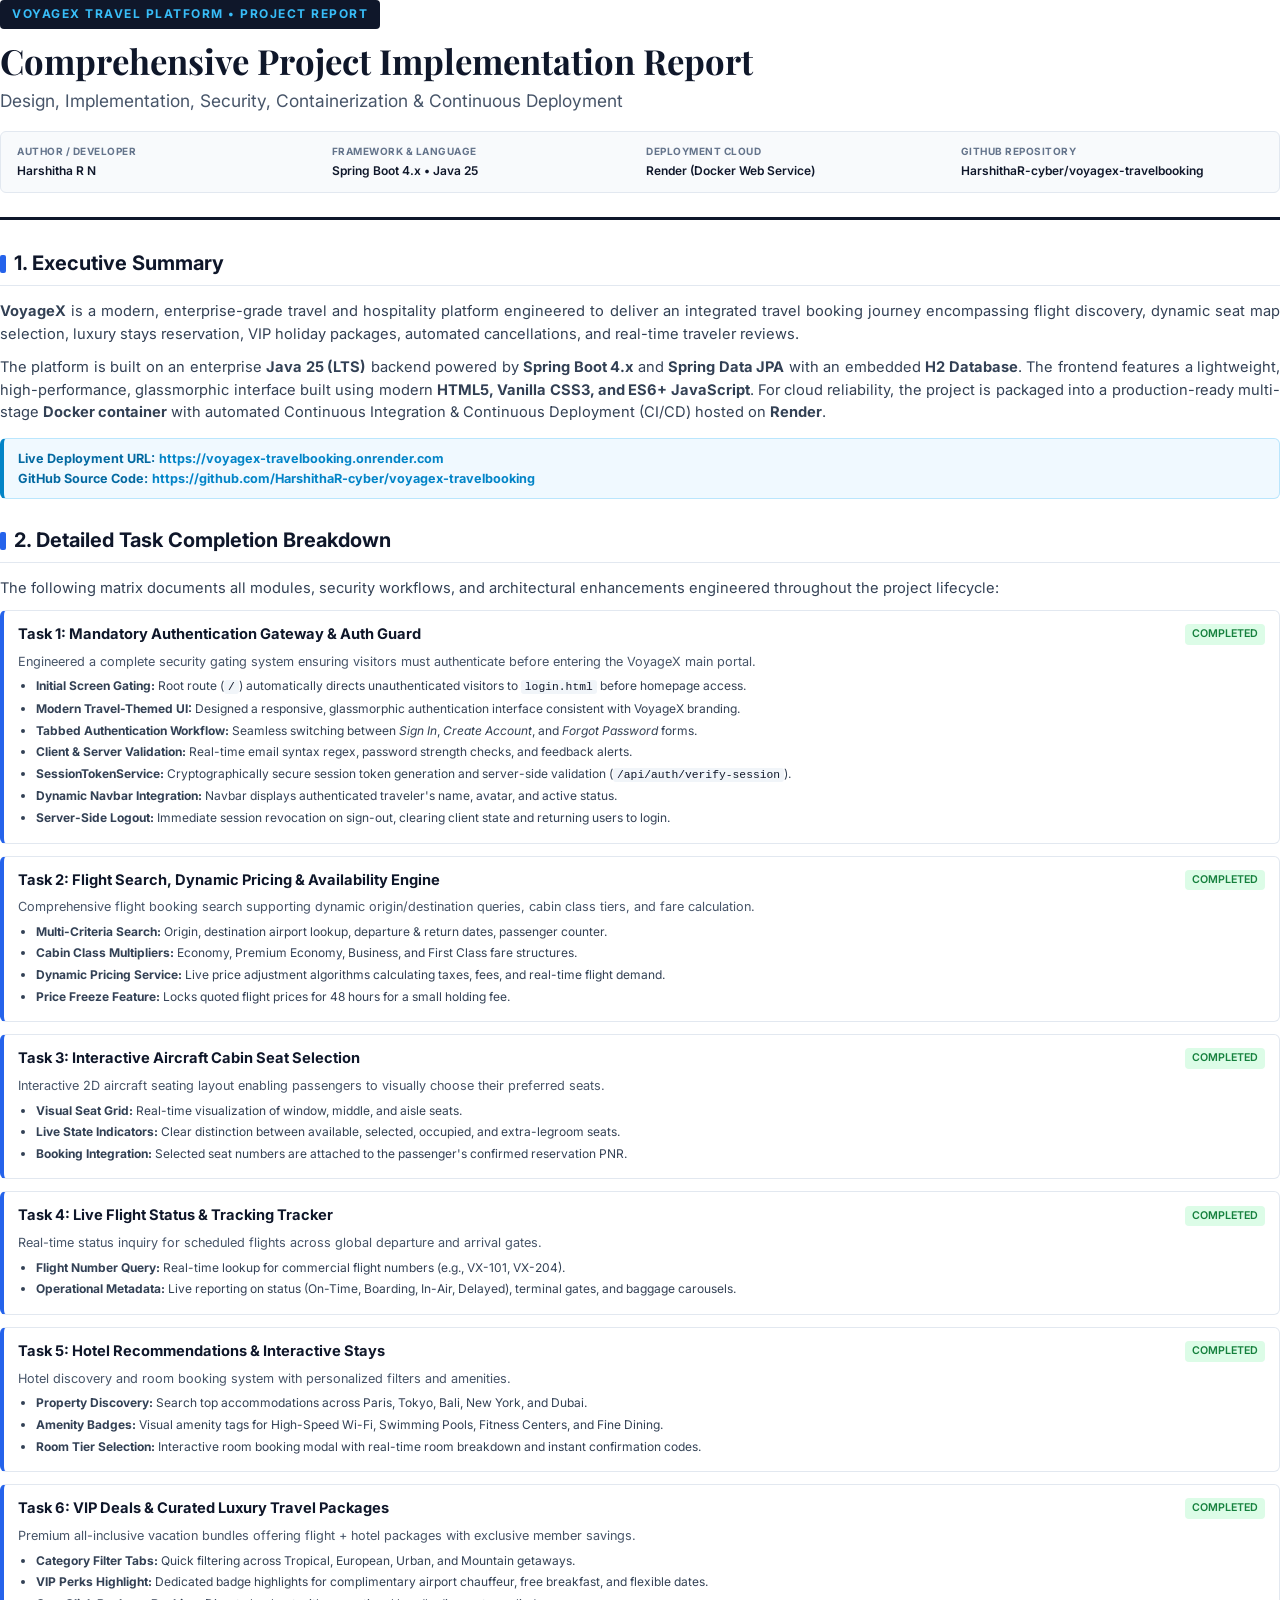
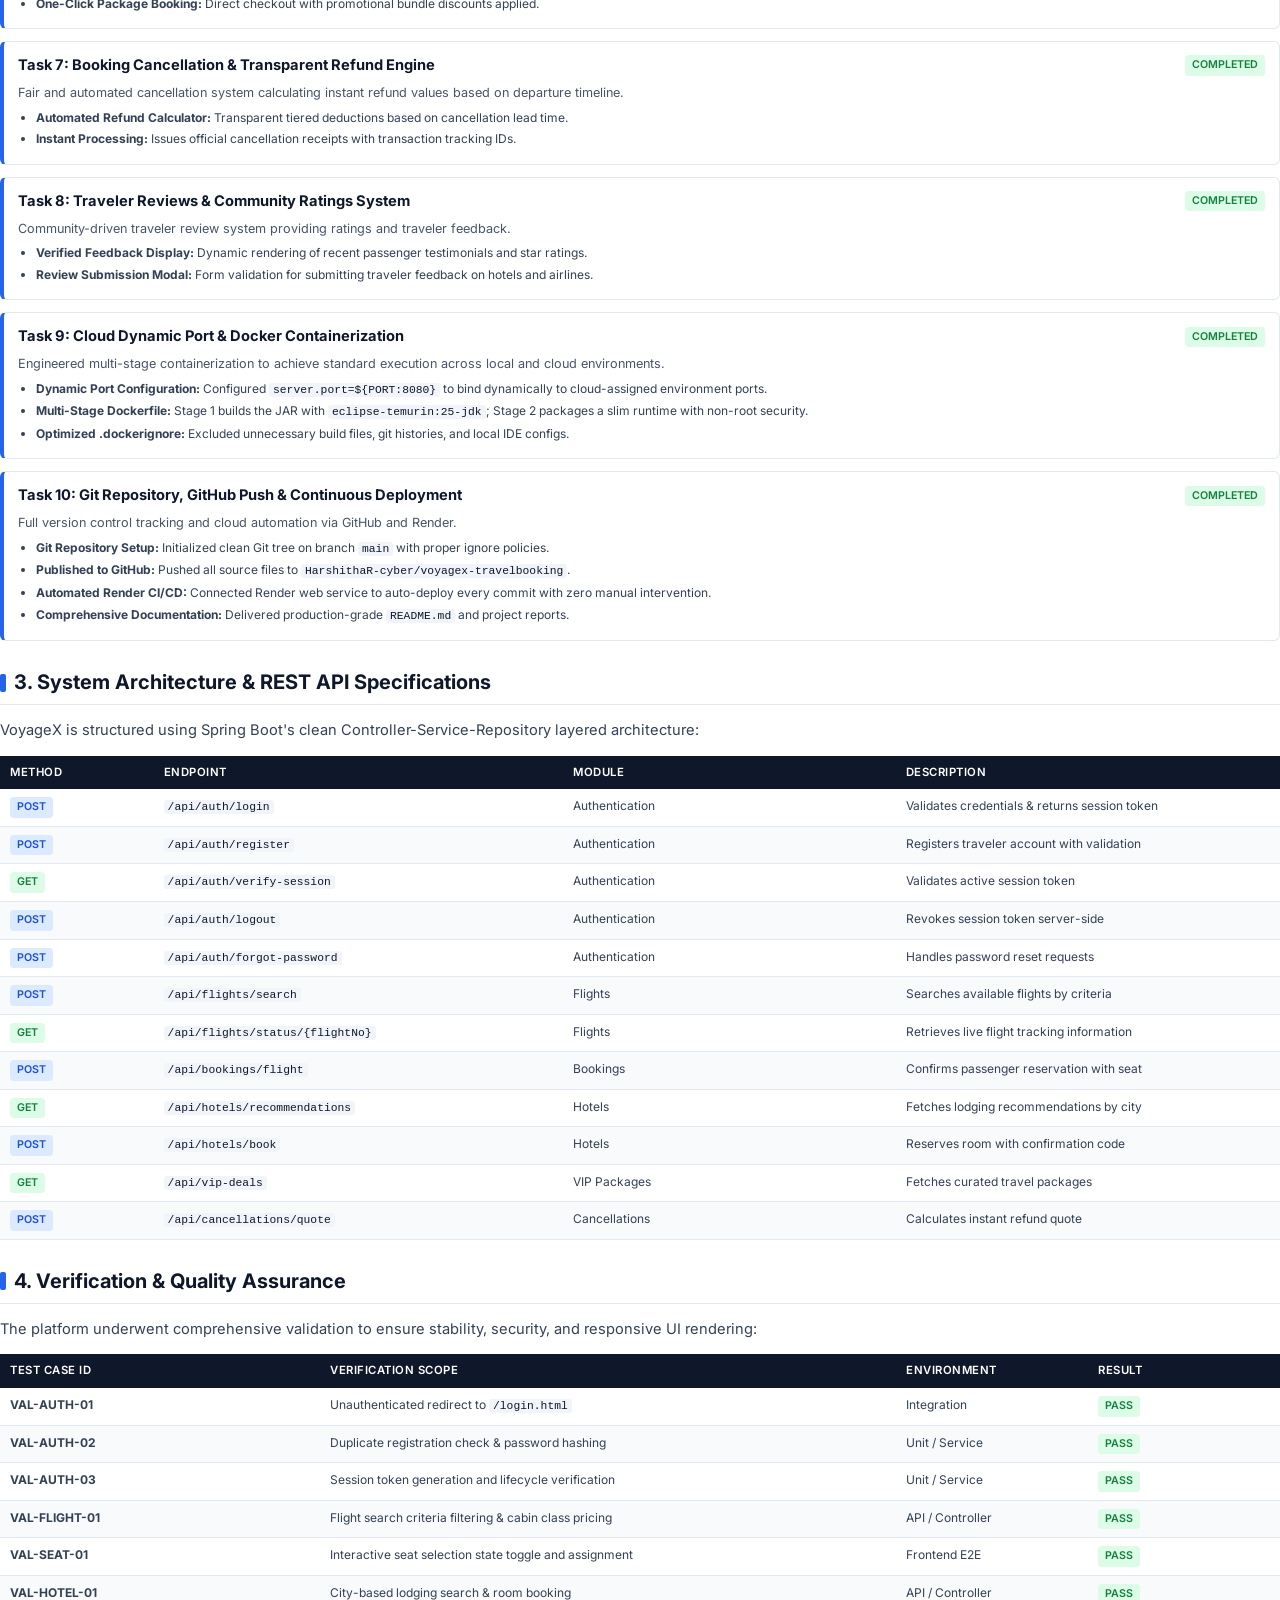
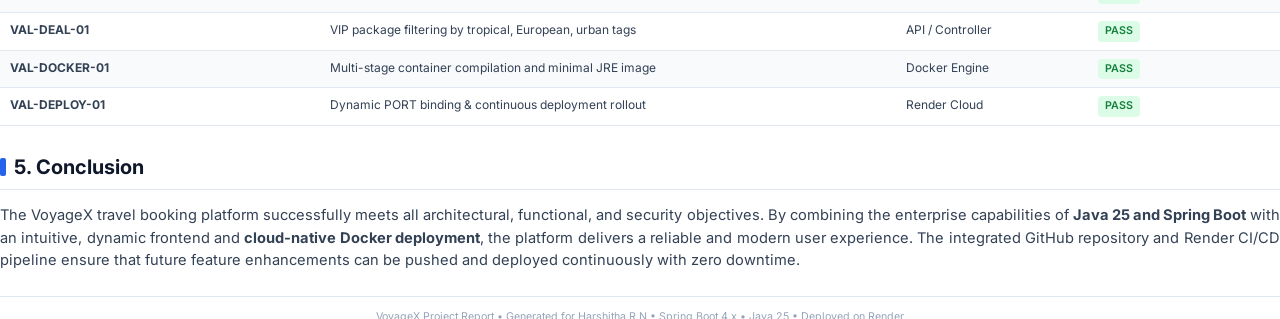
<file: VoyageX_Project_Report.html>
<!DOCTYPE html>
<html lang="en">
<head>
<meta charset="UTF-8">
<title>VoyageX - Comprehensive Project Report</title>
<style>
  @import url('https://fonts.googleapis.com/css2?family=Inter:wght@300;400;500;600;700;800&family=Playfair+Display:wght@700&display=swap');

  @page {
    size: A4;
    margin: 18mm 16mm 18mm 16mm;
  }

  * {
    box-sizing: border-box;
    margin: 0;
    padding: 0;
  }

  body {
    font-family: 'Inter', -apple-system, BlinkMacSystemFont, 'Segoe UI', Roboto, sans-serif;
    color: #1e293b;
    background: #ffffff;
    line-height: 1.55;
    font-size: 11pt;
  }

  /* Cover / Header section */
  .cover {
    border-bottom: 3px solid #0f172a;
    padding-bottom: 24px;
    margin-bottom: 28px;
  }

  .badge-header {
    display: inline-block;
    background: #0f172a;
    color: #38bdf8;
    font-size: 9pt;
    font-weight: 700;
    letter-spacing: 1.5px;
    text-transform: uppercase;
    padding: 5px 12px;
    border-radius: 4px;
    margin-bottom: 12px;
  }

  h1 {
    font-family: 'Playfair Display', Georgia, serif;
    font-size: 26pt;
    color: #0f172a;
    line-height: 1.15;
    margin-bottom: 8px;
  }

  .subtitle {
    font-size: 13pt;
    color: #475569;
    font-weight: 400;
    margin-bottom: 16px;
  }

  .meta-grid {
    display: grid;
    grid-template-columns: repeat(4, 1fr);
    gap: 12px;
    background: #f8fafc;
    border: 1px solid #e2e8f0;
    border-radius: 6px;
    padding: 12px 16px;
    font-size: 9pt;
  }

  .meta-item strong {
    display: block;
    color: #64748b;
    text-transform: uppercase;
    font-size: 7.5pt;
    letter-spacing: 0.5px;
    margin-bottom: 2px;
  }

  .meta-item span {
    color: #0f172a;
    font-weight: 600;
  }

  /* Headings */
  h2 {
    font-size: 15pt;
    color: #0f172a;
    border-bottom: 1.5px solid #e2e8f0;
    padding-bottom: 6px;
    margin-top: 26px;
    margin-bottom: 14px;
    page-break-after: avoid;
    display: flex;
    align-items: center;
  }

  h2::before {
    content: "";
    display: inline-block;
    width: 6px;
    height: 18px;
    background: #2563eb;
    border-radius: 2px;
    margin-right: 8px;
  }

  h3 {
    font-size: 12pt;
    color: #1e293b;
    margin-top: 14px;
    margin-bottom: 6px;
    page-break-after: avoid;
  }

  p {
    margin-bottom: 10px;
    color: #334155;
    text-align: justify;
  }

  /* Tables */
  table {
    width: 100%;
    border-collapse: collapse;
    margin: 14px 0;
    font-size: 9pt;
    page-break-inside: auto;
  }

  tr {
    page-break-inside: avoid;
    page-break-after: auto;
  }

  th {
    background: #0f172a;
    color: #ffffff;
    font-weight: 600;
    text-align: left;
    padding: 8px 10px;
    font-size: 8.5pt;
    text-transform: uppercase;
    letter-spacing: 0.5px;
  }

  td {
    padding: 8px 10px;
    border-bottom: 1px solid #e2e8f0;
    color: #334155;
    vertical-align: top;
  }

  tbody tr:nth-child(even) {
    background: #f8fafc;
  }

  /* Status Badges */
  .badge {
    display: inline-block;
    padding: 2px 7px;
    border-radius: 4px;
    font-size: 8pt;
    font-weight: 600;
  }
  .badge-success { background: #dcfce7; color: #15803d; }
  .badge-primary { background: #dbeafe; color: #1d4ed8; }
  .badge-purple  { background: #f3e8ff; color: #7e22ce; }

  /* Task Cards */
  .task-card {
    border: 1px solid #e2e8f0;
    border-left: 4px solid #2563eb;
    border-radius: 6px;
    padding: 12px 14px;
    margin-bottom: 12px;
    background: #ffffff;
    page-break-inside: avoid;
  }

  .task-header {
    display: flex;
    justify-content: space-between;
    align-items: center;
    margin-bottom: 6px;
  }

  .task-title {
    font-size: 11pt;
    font-weight: 700;
    color: #0f172a;
  }

  .task-desc {
    font-size: 9.5pt;
    color: #475569;
    margin-bottom: 6px;
  }

  .task-list {
    margin-left: 18px;
    font-size: 9pt;
    color: #334155;
  }

  .task-list li {
    margin-bottom: 3px;
  }

  /* Architecture & Box Callouts */
  .callout {
    background: #f0fdf4;
    border: 1px solid #bbf7d0;
    border-left: 4px solid #16a34a;
    padding: 10px 14px;
    border-radius: 6px;
    margin: 14px 0;
    font-size: 9.5pt;
    color: #166534;
  }

  .callout-blue {
    background: #f0f9ff;
    border: 1px solid #bae6fd;
    border-left: 4px solid #0284c7;
    color: #0369a1;
  }

  .code-pill {
    font-family: Consolas, monospace;
    font-size: 8.5pt;
    background: #f1f5f9;
    padding: 1px 4px;
    border-radius: 3px;
    color: #0f172a;
  }

  .page-break {
    page-break-before: always;
  }

  .footer-note {
    margin-top: 24px;
    padding-top: 12px;
    border-top: 1px solid #e2e8f0;
    font-size: 8pt;
    color: #94a3b8;
    text-align: center;
  }
</style>
</head>
<body>

  <!-- COVER / HEADER -->
  <div class="cover">
    <div class="badge-header">VOYAGEX TRAVEL PLATFORM &bull; PROJECT REPORT</div>
    <h1>Comprehensive Project Implementation Report</h1>
    <div class="subtitle">Design, Implementation, Security, Containerization & Continuous Deployment</div>
    
    <div class="meta-grid">
      <div class="meta-item">
        <strong>Author / Developer</strong>
        <span>Harshitha R N</span>
      </div>
      <div class="meta-item">
        <strong>Framework & Language</strong>
        <span>Spring Boot 4.x &bull; Java 25</span>
      </div>
      <div class="meta-item">
        <strong>Deployment Cloud</strong>
        <span>Render (Docker Web Service)</span>
      </div>
      <div class="meta-item">
        <strong>GitHub Repository</strong>
        <span>HarshithaR-cyber/voyagex-travelbooking</span>
      </div>
    </div>
  </div>

  <!-- SECTION 1: EXECUTIVE SUMMARY -->
  <h2>1. Executive Summary</h2>
  <p>
    <strong>VoyageX</strong> is a modern, enterprise-grade travel and hospitality platform engineered to deliver an integrated travel booking journey encompassing flight discovery, dynamic seat map selection, luxury stays reservation, VIP holiday packages, automated cancellations, and real-time traveler reviews.
  </p>
  <p>
    The platform is built on an enterprise <strong>Java 25 (LTS)</strong> backend powered by <strong>Spring Boot 4.x</strong> and <strong>Spring Data JPA</strong> with an embedded <strong>H2 Database</strong>. The frontend features a lightweight, high-performance, glassmorphic interface built using modern <strong>HTML5, Vanilla CSS3, and ES6+ JavaScript</strong>. For cloud reliability, the project is packaged into a production-ready multi-stage <strong>Docker container</strong> with automated Continuous Integration & Continuous Deployment (CI/CD) hosted on <strong>Render</strong>.
  </p>

  <div class="callout callout-blue">
    <strong>Live Deployment URL:</strong> <a href="https://voyagex-travelbooking.onrender.com" style="color:#0284c7; text-decoration:none; font-weight:bold;">https://voyagex-travelbooking.onrender.com</a><br>
    <strong>GitHub Source Code:</strong> <a href="https://github.com/HarshithaR-cyber/voyagex-travelbooking" style="color:#0284c7; text-decoration:none; font-weight:bold;">https://github.com/HarshithaR-cyber/voyagex-travelbooking</a>
  </div>

  <!-- SECTION 2: COMPLETE IMPLEMENTATION TASKS -->
  <h2>2. Detailed Task Completion Breakdown</h2>
  <p>
    The following matrix documents all modules, security workflows, and architectural enhancements engineered throughout the project lifecycle:
  </p>

  <!-- TASK 1 -->
  <div class="task-card">
    <div class="task-header">
      <span class="task-title">Task 1: Mandatory Authentication Gateway & Auth Guard</span>
      <span class="badge badge-success">COMPLETED</span>
    </div>
    <div class="task-desc">Engineered a complete security gating system ensuring visitors must authenticate before entering the VoyageX main portal.</div>
    <ul class="task-list">
      <li><strong>Initial Screen Gating:</strong> Root route (<span class="code-pill">/</span>) automatically directs unauthenticated visitors to <span class="code-pill">login.html</span> before homepage access.</li>
      <li><strong>Modern Travel-Themed UI:</strong> Designed a responsive, glassmorphic authentication interface consistent with VoyageX branding.</li>
      <li><strong>Tabbed Authentication Workflow:</strong> Seamless switching between <em>Sign In</em>, <em>Create Account</em>, and <em>Forgot Password</em> forms.</li>
      <li><strong>Client & Server Validation:</strong> Real-time email syntax regex, password strength checks, and feedback alerts.</li>
      <li><strong>SessionTokenService:</strong> Cryptographically secure session token generation and server-side validation (<span class="code-pill">/api/auth/verify-session</span>).</li>
      <li><strong>Dynamic Navbar Integration:</strong> Navbar displays authenticated traveler's name, avatar, and active status.</li>
      <li><strong>Server-Side Logout:</strong> Immediate session revocation on sign-out, clearing client state and returning users to login.</li>
    </ul>
  </div>

  <!-- TASK 2 -->
  <div class="task-card">
    <div class="task-header">
      <span class="task-title">Task 2: Flight Search, Dynamic Pricing & Availability Engine</span>
      <span class="badge badge-success">COMPLETED</span>
    </div>
    <div class="task-desc">Comprehensive flight booking search supporting dynamic origin/destination queries, cabin class tiers, and fare calculation.</div>
    <ul class="task-list">
      <li><strong>Multi-Criteria Search:</strong> Origin, destination airport lookup, departure & return dates, passenger counter.</li>
      <li><strong>Cabin Class Multipliers:</strong> Economy, Premium Economy, Business, and First Class fare structures.</li>
      <li><strong>Dynamic Pricing Service:</strong> Live price adjustment algorithms calculating taxes, fees, and real-time flight demand.</li>
      <li><strong>Price Freeze Feature:</strong> Locks quoted flight prices for 48 hours for a small holding fee.</li>
    </ul>
  </div>

  <!-- TASK 3 -->
  <div class="task-card">
    <div class="task-header">
      <span class="task-title">Task 3: Interactive Aircraft Cabin Seat Selection</span>
      <span class="badge badge-success">COMPLETED</span>
    </div>
    <div class="task-desc">Interactive 2D aircraft seating layout enabling passengers to visually choose their preferred seats.</div>
    <ul class="task-list">
      <li><strong>Visual Seat Grid:</strong> Real-time visualization of window, middle, and aisle seats.</li>
      <li><strong>Live State Indicators:</strong> Clear distinction between available, selected, occupied, and extra-legroom seats.</li>
      <li><strong>Booking Integration:</strong> Selected seat numbers are attached to the passenger's confirmed reservation PNR.</li>
    </ul>
  </div>

  <!-- TASK 4 -->
  <div class="task-card">
    <div class="task-header">
      <span class="task-title">Task 4: Live Flight Status & Tracking Tracker</span>
      <span class="badge badge-success">COMPLETED</span>
    </div>
    <div class="task-desc">Real-time status inquiry for scheduled flights across global departure and arrival gates.</div>
    <ul class="task-list">
      <li><strong>Flight Number Query:</strong> Real-time lookup for commercial flight numbers (e.g., VX-101, VX-204).</li>
      <li><strong>Operational Metadata:</strong> Live reporting on status (On-Time, Boarding, In-Air, Delayed), terminal gates, and baggage carousels.</li>
    </ul>
  </div>

  <!-- TASK 5 -->
  <div class="task-card">
    <div class="task-header">
      <span class="task-title">Task 5: Hotel Recommendations & Interactive Stays</span>
      <span class="badge badge-success">COMPLETED</span>
    </div>
    <div class="task-desc">Hotel discovery and room booking system with personalized filters and amenities.</div>
    <ul class="task-list">
      <li><strong>Property Discovery:</strong> Search top accommodations across Paris, Tokyo, Bali, New York, and Dubai.</li>
      <li><strong>Amenity Badges:</strong> Visual amenity tags for High-Speed Wi-Fi, Swimming Pools, Fitness Centers, and Fine Dining.</li>
      <li><strong>Room Tier Selection:</strong> Interactive room booking modal with real-time room breakdown and instant confirmation codes.</li>
    </ul>
  </div>

  <!-- TASK 6 -->
  <div class="task-card">
    <div class="task-header">
      <span class="task-title">Task 6: VIP Deals & Curated Luxury Travel Packages</span>
      <span class="badge badge-success">COMPLETED</span>
    </div>
    <div class="task-desc">Premium all-inclusive vacation bundles offering flight + hotel packages with exclusive member savings.</div>
    <ul class="task-list">
      <li><strong>Category Filter Tabs:</strong> Quick filtering across Tropical, European, Urban, and Mountain getaways.</li>
      <li><strong>VIP Perks Highlight:</strong> Dedicated badge highlights for complimentary airport chauffeur, free breakfast, and flexible dates.</li>
      <li><strong>One-Click Package Booking:</strong> Direct checkout with promotional bundle discounts applied.</li>
    </ul>
  </div>

  <!-- TASK 7 -->
  <div class="task-card">
    <div class="task-header">
      <span class="task-title">Task 7: Booking Cancellation & Transparent Refund Engine</span>
      <span class="badge badge-success">COMPLETED</span>
    </div>
    <div class="task-desc">Fair and automated cancellation system calculating instant refund values based on departure timeline.</div>
    <ul class="task-list">
      <li><strong>Automated Refund Calculator:</strong> Transparent tiered deductions based on cancellation lead time.</li>
      <li><strong>Instant Processing:</strong> Issues official cancellation receipts with transaction tracking IDs.</li>
    </ul>
  </div>

  <!-- TASK 8 -->
  <div class="task-card">
    <div class="task-header">
      <span class="task-title">Task 8: Traveler Reviews & Community Ratings System</span>
      <span class="badge badge-success">COMPLETED</span>
    </div>
    <div class="task-desc">Community-driven traveler review system providing ratings and traveler feedback.</div>
    <ul class="task-list">
      <li><strong>Verified Feedback Display:</strong> Dynamic rendering of recent passenger testimonials and star ratings.</li>
      <li><strong>Review Submission Modal:</strong> Form validation for submitting traveler feedback on hotels and airlines.</li>
    </ul>
  </div>

  <!-- TASK 9 -->
  <div class="task-card">
    <div class="task-header">
      <span class="task-title">Task 9: Cloud Dynamic Port & Docker Containerization</span>
      <span class="badge badge-success">COMPLETED</span>
    </div>
    <div class="task-desc">Engineered multi-stage containerization to achieve standard execution across local and cloud environments.</div>
    <ul class="task-list">
      <li><strong>Dynamic Port Configuration:</strong> Configured <span class="code-pill">server.port=${PORT:8080}</span> to bind dynamically to cloud-assigned environment ports.</li>
      <li><strong>Multi-Stage Dockerfile:</strong> Stage 1 builds the JAR with <span class="code-pill">eclipse-temurin:25-jdk</span>; Stage 2 packages a slim runtime with non-root security.</li>
      <li><strong>Optimized .dockerignore:</strong> Excluded unnecessary build files, git histories, and local IDE configs.</li>
    </ul>
  </div>

  <!-- TASK 10 -->
  <div class="task-card">
    <div class="task-header">
      <span class="task-title">Task 10: Git Repository, GitHub Push & Continuous Deployment</span>
      <span class="badge badge-success">COMPLETED</span>
    </div>
    <div class="task-desc">Full version control tracking and cloud automation via GitHub and Render.</div>
    <ul class="task-list">
      <li><strong>Git Repository Setup:</strong> Initialized clean Git tree on branch <span class="code-pill">main</span> with proper ignore policies.</li>
      <li><strong>Published to GitHub:</strong> Pushed all source files to <span class="code-pill">HarshithaR-cyber/voyagex-travelbooking</span>.</li>
      <li><strong>Automated Render CI/CD:</strong> Connected Render web service to auto-deploy every commit with zero manual intervention.</li>
      <li><strong>Comprehensive Documentation:</strong> Delivered production-grade <span class="code-pill">README.md</span> and project reports.</li>
    </ul>
  </div>

  <!-- SECTION 3: SYSTEM ARCHITECTURE & API -->
  <h2>3. System Architecture & REST API Specifications</h2>
  <p>
    VoyageX is structured using Spring Boot's clean Controller-Service-Repository layered architecture:
  </p>

  <table>
    <thead>
      <tr>
        <th style="width: 12%;">Method</th>
        <th style="width: 32%;">Endpoint</th>
        <th style="width: 26%;">Module</th>
        <th style="width: 30%;">Description</th>
      </tr>
    </thead>
    <tbody>
      <tr>
        <td><span class="badge badge-primary">POST</span></td>
        <td><span class="code-pill">/api/auth/login</span></td>
        <td>Authentication</td>
        <td>Validates credentials & returns session token</td>
      </tr>
      <tr>
        <td><span class="badge badge-primary">POST</span></td>
        <td><span class="code-pill">/api/auth/register</span></td>
        <td>Authentication</td>
        <td>Registers traveler account with validation</td>
      </tr>
      <tr>
        <td><span class="badge badge-success">GET</span></td>
        <td><span class="code-pill">/api/auth/verify-session</span></td>
        <td>Authentication</td>
        <td>Validates active session token</td>
      </tr>
      <tr>
        <td><span class="badge badge-primary">POST</span></td>
        <td><span class="code-pill">/api/auth/logout</span></td>
        <td>Authentication</td>
        <td>Revokes session token server-side</td>
      </tr>
      <tr>
        <td><span class="badge badge-primary">POST</span></td>
        <td><span class="code-pill">/api/auth/forgot-password</span></td>
        <td>Authentication</td>
        <td>Handles password reset requests</td>
      </tr>
      <tr>
        <td><span class="badge badge-primary">POST</span></td>
        <td><span class="code-pill">/api/flights/search</span></td>
        <td>Flights</td>
        <td>Searches available flights by criteria</td>
      </tr>
      <tr>
        <td><span class="badge badge-success">GET</span></td>
        <td><span class="code-pill">/api/flights/status/{flightNo}</span></td>
        <td>Flights</td>
        <td>Retrieves live flight tracking information</td>
      </tr>
      <tr>
        <td><span class="badge badge-primary">POST</span></td>
        <td><span class="code-pill">/api/bookings/flight</span></td>
        <td>Bookings</td>
        <td>Confirms passenger reservation with seat</td>
      </tr>
      <tr>
        <td><span class="badge badge-success">GET</span></td>
        <td><span class="code-pill">/api/hotels/recommendations</span></td>
        <td>Hotels</td>
        <td>Fetches lodging recommendations by city</td>
      </tr>
      <tr>
        <td><span class="badge badge-primary">POST</span></td>
        <td><span class="code-pill">/api/hotels/book</span></td>
        <td>Hotels</td>
        <td>Reserves room with confirmation code</td>
      </tr>
      <tr>
        <td><span class="badge badge-success">GET</span></td>
        <td><span class="code-pill">/api/vip-deals</span></td>
        <td>VIP Packages</td>
        <td>Fetches curated travel packages</td>
      </tr>
      <tr>
        <td><span class="badge badge-primary">POST</span></td>
        <td><span class="code-pill">/api/cancellations/quote</span></td>
        <td>Cancellations</td>
        <td>Calculates instant refund quote</td>
      </tr>
    </tbody>
  </table>

  <!-- SECTION 4: VERIFICATION & TESTING -->
  <h2>4. Verification & Quality Assurance</h2>
  <p>
    The platform underwent comprehensive validation to ensure stability, security, and responsive UI rendering:
  </p>

  <table>
    <thead>
      <tr>
        <th style="width: 25%;">Test Case ID</th>
        <th style="width: 45%;">Verification Scope</th>
        <th style="width: 15%;">Environment</th>
        <th style="width: 15%;">Result</th>
      </tr>
    </thead>
    <tbody>
      <tr>
        <td><strong>VAL-AUTH-01</strong></td>
        <td>Unauthenticated redirect to <span class="code-pill">/login.html</span></td>
        <td>Integration</td>
        <td><span class="badge badge-success">PASS</span></td>
      </tr>
      <tr>
        <td><strong>VAL-AUTH-02</strong></td>
        <td>Duplicate registration check & password hashing</td>
        <td>Unit / Service</td>
        <td><span class="badge badge-success">PASS</span></td>
      </tr>
      <tr>
        <td><strong>VAL-AUTH-03</strong></td>
        <td>Session token generation and lifecycle verification</td>
        <td>Unit / Service</td>
        <td><span class="badge badge-success">PASS</span></td>
      </tr>
      <tr>
        <td><strong>VAL-FLIGHT-01</strong></td>
        <td>Flight search criteria filtering & cabin class pricing</td>
        <td>API / Controller</td>
        <td><span class="badge badge-success">PASS</span></td>
      </tr>
      <tr>
        <td><strong>VAL-SEAT-01</strong></td>
        <td>Interactive seat selection state toggle and assignment</td>
        <td>Frontend E2E</td>
        <td><span class="badge badge-success">PASS</span></td>
      </tr>
      <tr>
        <td><strong>VAL-HOTEL-01</strong></td>
        <td>City-based lodging search & room booking</td>
        <td>API / Controller</td>
        <td><span class="badge badge-success">PASS</span></td>
      </tr>
      <tr>
        <td><strong>VAL-DEAL-01</strong></td>
        <td>VIP package filtering by tropical, European, urban tags</td>
        <td>API / Controller</td>
        <td><span class="badge badge-success">PASS</span></td>
      </tr>
      <tr>
        <td><strong>VAL-DOCKER-01</strong></td>
        <td>Multi-stage container compilation and minimal JRE image</td>
        <td>Docker Engine</td>
        <td><span class="badge badge-success">PASS</span></td>
      </tr>
      <tr>
        <td><strong>VAL-DEPLOY-01</strong></td>
        <td>Dynamic PORT binding & continuous deployment rollout</td>
        <td>Render Cloud</td>
        <td><span class="badge badge-success">PASS</span></td>
      </tr>
    </tbody>
  </table>

  <!-- SECTION 5: CONCLUSION -->
  <h2>5. Conclusion</h2>
  <p>
    The VoyageX travel booking platform successfully meets all architectural, functional, and security objectives. By combining the enterprise capabilities of <strong>Java 25 and Spring Boot</strong> with an intuitive, dynamic frontend and <strong>cloud-native Docker deployment</strong>, the platform delivers a reliable and modern user experience. The integrated GitHub repository and Render CI/CD pipeline ensure that future feature enhancements can be pushed and deployed continuously with zero downtime.
  </p>

  <div class="footer-note">
    VoyageX Project Report &bull; Generated for Harshitha R N &bull; Spring Boot 4.x &bull; Java 25 &bull; Deployed on Render
  </div>

</body>
</html>
</file>
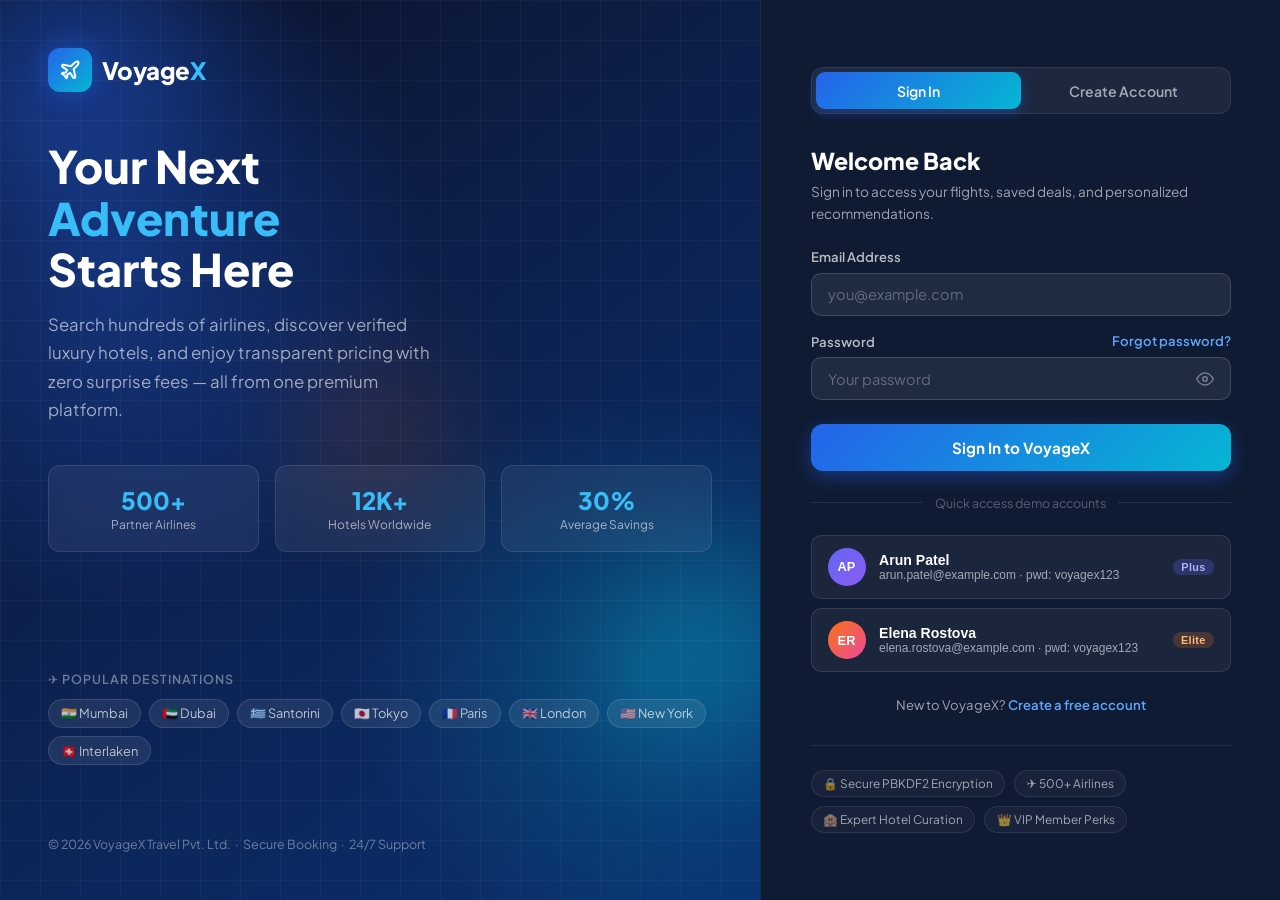
<file: src/main/resources/static/login.html>
<!DOCTYPE html>
<html lang="en">
<head>
  <meta charset="UTF-8">
  <meta name="viewport" content="width=device-width, initial-scale=1.0">
  <title>VoyageX | Sign In to Your Account</title>
  <meta name="description" content="Sign in or create a VoyageX account to access exclusive travel deals, flight search, hotel recommendations and more.">
  <meta name="robots" content="noindex">

  <!-- Typography -->
  <link rel="preconnect" href="https://fonts.googleapis.com">
  <link rel="preconnect" href="https://fonts.gstatic.com" crossorigin>
  <link href="https://fonts.googleapis.com/css2?family=Plus+Jakarta+Sans:wght@400;500;600;700;800&display=swap" rel="stylesheet">

  <style>
    /* ============================
       VoyageX Auth Page Styles
    ============================== */
    :root {
      --primary: #2563eb;
      --primary-hover: #1d4ed8;
      --primary-gradient: linear-gradient(135deg, #2563eb 0%, #06b6d4 100%);
      --secondary: #0f172a;
      --accent: #f97316;
      --success: #10b981;
      --error: #ef4444;
      --bg-dark: #0a1128;
      --bg-dark-surface: #111e38;
      --border: rgba(255,255,255,0.12);
      --border-input: rgba(255,255,255,0.2);
      --border-focus: #3b82f6;
      --text-white: #ffffff;
      --text-muted: rgba(255,255,255,0.6);
      --text-subtle: rgba(255,255,255,0.4);
      --shadow-xl: 0 24px 48px rgba(0,0,0,0.45);
      --radius-md: 12px;
      --radius-lg: 18px;
      --radius-xl: 24px;
      --transition: 0.22s cubic-bezier(0.4, 0, 0.2, 1);
    }

    *, *::before, *::after { box-sizing: border-box; margin: 0; padding: 0; }

    html { font-size: 16px; }

    body {
      font-family: 'Plus Jakarta Sans', system-ui, -apple-system, sans-serif;
      background: var(--bg-dark);
      min-height: 100vh;
      display: flex;
      align-items: stretch;
      overflow-x: hidden;
      -webkit-font-smoothing: antialiased;
    }

    /* === SPLIT LAYOUT === */
    .auth-layout {
      display: flex;
      width: 100%;
      min-height: 100vh;
    }

    /* === LEFT HERO PANEL === */
    .auth-hero {
      flex: 1;
      position: relative;
      background: linear-gradient(145deg, #0a1128 0%, #0d1f4a 40%, #0a3070 100%);
      display: flex;
      flex-direction: column;
      justify-content: space-between;
      padding: 3rem;
      overflow: hidden;
      min-height: 100vh;
    }

    .auth-hero::before {
      content: '';
      position: absolute;
      inset: 0;
      background:
        radial-gradient(ellipse 60% 55% at 15% 30%, rgba(37,99,235,0.35) 0%, transparent 70%),
        radial-gradient(ellipse 55% 45% at 85% 75%, rgba(6,182,212,0.25) 0%, transparent 70%);
      pointer-events: none;
    }

    /* Floating orbs */
    .orb {
      position: absolute;
      border-radius: 50%;
      filter: blur(60px);
      opacity: 0.5;
      animation: floatOrb 8s ease-in-out infinite;
    }
    .orb-1 { width: 300px; height: 300px; background: radial-gradient(circle, #2563eb, transparent); top: -80px; left: -80px; animation-delay: 0s; }
    .orb-2 { width: 200px; height: 200px; background: radial-gradient(circle, #06b6d4, transparent); bottom: 150px; right: -50px; animation-delay: 3s; }
    .orb-3 { width: 150px; height: 150px; background: radial-gradient(circle, #f97316, transparent); top: 40%; left: 40%; animation-delay: 5s; opacity: 0.3; }

    @keyframes floatOrb {
      0%, 100% { transform: translateY(0px) scale(1); }
      50% { transform: translateY(-20px) scale(1.05); }
    }

    /* Grid overlay texture */
    .auth-hero::after {
      content: '';
      position: absolute;
      inset: 0;
      background-image:
        linear-gradient(rgba(255,255,255,0.03) 1px, transparent 1px),
        linear-gradient(90deg, rgba(255,255,255,0.03) 1px, transparent 1px);
      background-size: 40px 40px;
      pointer-events: none;
    }

    .hero-content { position: relative; z-index: 2; }

    .brand-logo {
      display: flex;
      align-items: center;
      gap: 0.6rem;
      text-decoration: none;
      color: white;
      margin-bottom: 3rem;
    }
    .brand-logo-icon {
      width: 44px; height: 44px;
      background: var(--primary-gradient);
      border-radius: 12px;
      display: flex; align-items: center; justify-content: center;
      box-shadow: 0 0 24px rgba(37,99,235,0.5);
    }
    .brand-logo-text { font-size: 1.5rem; font-weight: 800; letter-spacing: -0.5px; }
    .brand-logo-text span { color: #38bdf8; }

    .hero-tagline {
      color: white;
      margin-bottom: 2rem;
    }
    .hero-tagline h1 {
      font-size: clamp(2rem, 3.5vw, 3.2rem);
      font-weight: 800;
      line-height: 1.15;
      margin-bottom: 1rem;
    }
    .hero-tagline h1 em { font-style: normal; color: #38bdf8; }
    .hero-tagline p {
      font-size: 1.05rem;
      color: var(--text-muted);
      line-height: 1.7;
      max-width: 400px;
    }

    .hero-stats {
      display: grid;
      grid-template-columns: repeat(3, 1fr);
      gap: 1rem;
      margin-top: 2.5rem;
    }
    .stat-card {
      background: rgba(255,255,255,0.06);
      border: 1px solid rgba(255,255,255,0.1);
      border-radius: var(--radius-md);
      padding: 1.2rem 1rem;
      text-align: center;
      backdrop-filter: blur(10px);
      transition: transform var(--transition), background var(--transition);
    }
    .stat-card:hover { transform: translateY(-3px); background: rgba(255,255,255,0.09); }
    .stat-num { font-size: 1.5rem; font-weight: 800; color: #38bdf8; }
    .stat-lbl { font-size: 0.75rem; color: var(--text-muted); margin-top: 2px; }

    /* Floating destination cards */
    .hero-destinations { position: relative; z-index: 2; margin-top: 3rem; }
    .dest-label { font-size: 0.78rem; font-weight: 600; color: var(--text-subtle); text-transform: uppercase; letter-spacing: 1px; margin-bottom: 0.75rem; }
    .dest-chips { display: flex; flex-wrap: wrap; gap: 0.5rem; }
    .dest-chip {
      display: inline-flex; align-items: center; gap: 0.35rem;
      background: rgba(255,255,255,0.08);
      border: 1px solid rgba(255,255,255,0.12);
      border-radius: 100px;
      padding: 0.35rem 0.75rem;
      font-size: 0.8rem;
      color: rgba(255,255,255,0.7);
      backdrop-filter: blur(8px);
      transition: all var(--transition);
    }
    .dest-chip:hover { background: rgba(37,99,235,0.3); border-color: rgba(59,130,246,0.5); color: white; }

    .hero-footer { position: relative; z-index: 2; color: var(--text-subtle); font-size: 0.78rem; }

    /* === RIGHT AUTH PANEL === */
    .auth-panel-wrapper {
      width: 520px;
      min-width: 460px;
      display: flex;
      flex-direction: column;
      justify-content: center;
      padding: 3rem 2.5rem;
      background: #0f1b33;
      border-left: 1px solid rgba(255,255,255,0.07);
      overflow-y: auto;
    }

    .auth-panel-inner { max-width: 420px; margin: 0 auto; width: 100%; }

    /* Tab navigation */
    .auth-tabs {
      display: flex;
      background: rgba(255,255,255,0.06);
      border-radius: 12px;
      padding: 4px;
      margin-bottom: 2rem;
      border: 1px solid rgba(255,255,255,0.08);
    }
    .auth-tab-btn {
      flex: 1;
      padding: 0.6rem;
      border: none;
      border-radius: 9px;
      background: transparent;
      color: var(--text-muted);
      font-family: inherit;
      font-size: 0.88rem;
      font-weight: 600;
      cursor: pointer;
      transition: all var(--transition);
    }
    .auth-tab-btn.active {
      background: var(--primary-gradient);
      color: white;
      box-shadow: 0 4px 12px rgba(37,99,235,0.4);
    }
    .auth-tab-btn:not(.active):hover { color: rgba(255,255,255,0.85); background: rgba(255,255,255,0.06); }

    /* Panel sections */
    .auth-form-panel { display: none; animation: slideIn 0.25s ease; }
    .auth-form-panel.active { display: block; }
    @keyframes slideIn {
      from { opacity: 0; transform: translateY(6px); }
      to   { opacity: 1; transform: translateY(0); }
    }

    .panel-header { margin-bottom: 1.5rem; }
    .panel-header h2 { font-size: 1.45rem; font-weight: 800; color: white; margin-bottom: 0.35rem; }
    .panel-header p { font-size: 0.85rem; color: var(--text-muted); line-height: 1.6; }

    /* Alert banner */
    .auth-alert {
      border-radius: 10px;
      padding: 0.75rem 1rem;
      font-size: 0.85rem;
      font-weight: 500;
      margin-bottom: 1.25rem;
      display: none;
      animation: slideIn 0.2s ease;
    }
    .auth-alert.error { background: rgba(239,68,68,0.15); border: 1px solid rgba(239,68,68,0.35); color: #fca5a5; }
    .auth-alert.success { background: rgba(16,185,129,0.15); border: 1px solid rgba(16,185,129,0.35); color: #6ee7b7; }

    /* Form inputs */
    .form-group { margin-bottom: 1.1rem; }
    .form-label {
      display: block;
      font-size: 0.82rem;
      font-weight: 600;
      color: rgba(255,255,255,0.7);
      margin-bottom: 0.45rem;
    }
    .form-input {
      width: 100%;
      padding: 0.72rem 1rem;
      background: rgba(255,255,255,0.07);
      border: 1px solid rgba(255,255,255,0.15);
      border-radius: 10px;
      color: white;
      font-family: inherit;
      font-size: 0.92rem;
      transition: all var(--transition);
      outline: none;
    }
    .form-input::placeholder { color: rgba(255,255,255,0.3); }
    .form-input:focus {
      border-color: #3b82f6;
      background: rgba(37,99,235,0.1);
      box-shadow: 0 0 0 3px rgba(59,130,246,0.2);
    }
    .form-input.is-error { border-color: rgba(239,68,68,0.6); }
    .field-error { font-size: 0.76rem; color: #fca5a5; margin-top: 0.3rem; display: none; }
    .field-error.show { display: block; }

    /* Password input wrapper */
    .pwd-wrap { position: relative; }
    .pwd-wrap .form-input { padding-right: 2.8rem; }
    .pwd-toggle {
      position: absolute; right: 0.8rem; top: 50%; transform: translateY(-50%);
      background: none; border: none; cursor: pointer;
      color: rgba(255,255,255,0.4); padding: 4px;
      transition: color var(--transition);
    }
    .pwd-toggle:hover { color: rgba(255,255,255,0.75); }
    .pwd-toggle svg { display: block; }

    /* Submit button */
    .btn-submit {
      width: 100%; padding: 0.85rem;
      background: var(--primary-gradient);
      border: none;
      border-radius: 12px;
      color: white;
      font-family: inherit;
      font-size: 0.95rem;
      font-weight: 700;
      cursor: pointer;
      transition: all var(--transition);
      box-shadow: 0 6px 18px rgba(37,99,235,0.4);
      display: flex; align-items: center; justify-content: center; gap: 0.5rem;
      margin-top: 1.5rem;
    }
    .btn-submit:hover { transform: translateY(-2px); box-shadow: 0 10px 24px rgba(37,99,235,0.5); }
    .btn-submit:active { transform: translateY(0); }
    .btn-submit:disabled { opacity: 0.65; cursor: not-allowed; transform: none; }

    /* Loading spinner */
    .spinner {
      width: 18px; height: 18px;
      border: 2px solid rgba(255,255,255,0.3);
      border-top-color: white;
      border-radius: 50%;
      animation: spin 0.7s linear infinite;
      display: none;
    }
    @keyframes spin { to { transform: rotate(360deg); } }

    /* Divider */
    .auth-divider {
      display: flex; align-items: center; gap: 0.75rem;
      margin: 1.5rem 0;
      color: rgba(255,255,255,0.3);
      font-size: 0.78rem;
    }
    .auth-divider::before, .auth-divider::after {
      content: '';
      flex: 1;
      height: 1px;
      background: rgba(255,255,255,0.1);
    }

    /* Demo user cards */
    .demo-cards { display: flex; flex-direction: column; gap: 0.6rem; }
    .demo-card {
      display: flex; align-items: center; gap: 0.85rem;
      background: rgba(255,255,255,0.05);
      border: 1px solid rgba(255,255,255,0.1);
      border-radius: 10px;
      padding: 0.75rem 1rem;
      cursor: pointer;
      transition: all var(--transition);
      width: 100%;
      text-align: left;
    }
    .demo-card:hover { background: rgba(37,99,235,0.15); border-color: rgba(59,130,246,0.4); transform: translateX(3px); }
    .demo-avatar {
      width: 38px; height: 38px;
      border-radius: 50%;
      display: flex; align-items: center; justify-content: center;
      font-weight: 800; font-size: 0.8rem; color: white;
      flex-shrink: 0;
    }
    .demo-info { flex: 1; }
    .demo-name { font-size: 0.88rem; font-weight: 700; color: white; }
    .demo-email { font-size: 0.75rem; color: var(--text-muted); }
    .demo-tier {
      font-size: 0.68rem; font-weight: 700;
      padding: 2px 8px; border-radius: 100px;
      letter-spacing: 0.3px;
    }
    .tier-plus { background: rgba(99,102,241,0.25); color: #a5b4fc; }
    .tier-elite { background: rgba(249,115,22,0.2); color: #fdba74; }

    /* Forgot password link */
    .link-btn {
      background: none; border: none; cursor: pointer;
      color: #60a5fa; font-family: inherit;
      font-size: 0.82rem; font-weight: 600;
      transition: color var(--transition); padding: 0;
    }
    .link-btn:hover { color: #93c5fd; }

    /* Success state for forgot pw */
    .success-notice {
      background: rgba(16,185,129,0.12);
      border: 1px solid rgba(16,185,129,0.3);
      border-radius: 10px;
      padding: 1rem;
      margin-top: 1rem;
      display: none;
    }
    .success-notice-icon { font-size: 1.5rem; margin-bottom: 0.5rem; }
    .success-notice h4 { font-size: 0.9rem; font-weight: 700; color: #6ee7b7; margin-bottom: 0.25rem; }
    .success-notice p { font-size: 0.8rem; color: rgba(110,231,183,0.8); }

    /* Footer link */
    .auth-footer-note {
      text-align: center;
      margin-top: 1.5rem;
      font-size: 0.82rem;
      color: var(--text-muted);
    }
    .auth-footer-note button { color: #60a5fa; background: none; border: none; cursor: pointer; font-family: inherit; font-weight: 600; font-size: 0.82rem; }

    /* Features strip */
    .auth-features {
      display: flex; gap: 0.6rem; flex-wrap: wrap;
      margin-top: 2rem; padding-top: 1.5rem;
      border-top: 1px solid rgba(255,255,255,0.08);
    }
    .feature-chip {
      display: inline-flex; align-items: center; gap: 0.3rem;
      font-size: 0.74rem; color: var(--text-muted);
      background: rgba(255,255,255,0.04); border: 1px solid rgba(255,255,255,0.08);
      border-radius: 100px; padding: 0.3rem 0.7rem;
    }

    /* Redirect notice (shown while checking existing session) */
    .session-checking {
      position: fixed; inset: 0;
      background: var(--bg-dark);
      display: flex; flex-direction: column;
      align-items: center; justify-content: center;
      z-index: 9999; gap: 1rem;
      opacity: 1; transition: opacity 0.3s ease;
    }
    .session-checking.done { opacity: 0; pointer-events: none; }
    .session-logo {
      font-size: 2rem; font-weight: 800; color: white;
    }
    .session-logo span { color: #38bdf8; }
    .session-spinner {
      width: 36px; height: 36px;
      border: 3px solid rgba(255,255,255,0.1);
      border-top-color: #2563eb;
      border-radius: 50%;
      animation: spin 0.8s linear infinite;
    }
    .session-msg { font-size: 0.88rem; color: var(--text-muted); }

    /* Toast */
    .toast {
      position: fixed; bottom: 2rem; left: 50%; transform: translateX(-50%) translateY(100px);
      background: #1e3a6e; border: 1px solid rgba(59,130,246,0.35);
      border-radius: 12px; padding: 0.75rem 1.5rem;
      color: white; font-size: 0.88rem; font-weight: 600;
      box-shadow: 0 8px 24px rgba(0,0,0,0.4);
      transition: transform 0.3s cubic-bezier(0.34, 1.56, 0.64, 1);
      z-index: 9998; white-space: nowrap;
    }
    .toast.show { transform: translateX(-50%) translateY(0); }

    /* Mobile responsive */
    @media (max-width: 860px) {
      .auth-hero { display: none; }
      .auth-panel-wrapper {
        width: 100%; min-width: 0;
        padding: 2rem 1.5rem;
        justify-content: flex-start;
        padding-top: 3rem;
      }
      .auth-panel-inner { max-width: 100%; }
    }

    @media (max-width: 480px) {
      .auth-panel-wrapper { padding: 1.5rem 1.25rem; }
    }
  </style>
</head>
<body>

  <!-- Session Checking Overlay -->
  <div class="session-checking" id="sessionCheckingOverlay">
    <div class="session-logo">Voyage<span>X</span></div>
    <div class="session-spinner"></div>
    <div class="session-msg">Checking your session...</div>
  </div>

  <!-- Toast -->
  <div class="toast" id="loginToast"></div>

  <div class="auth-layout">

    <!-- ============================================================
         LEFT: Hero Panel
    ============================================================ -->
    <div class="auth-hero">
      <div class="orb orb-1"></div>
      <div class="orb orb-2"></div>
      <div class="orb orb-3"></div>

      <div class="hero-content">
        <!-- Brand -->
        <a href="/" class="brand-logo" aria-label="VoyageX Home">
          <div class="brand-logo-icon">
            <svg width="22" height="22" viewBox="0 0 24 24" fill="none" stroke="white" stroke-width="2.2" stroke-linecap="round" stroke-linejoin="round">
              <path d="M17.8 19.2 16 11l3.5-3.5C21 6 21.5 4 21 3c-1-.5-3 0-4.5 1.5L13 8 4.8 6.2c-.5-.1-.9.1-1.1.5l-.3.5c-.2.5-.1 1 .3 1.3L9 12l-2 3H4l-1 1 3 2 2 3 1-1v-3l3-2 3.5 5.3c.3.4.8.5 1.3.3l.5-.2c.4-.3.6-.7.5-1.2z"/>
            </svg>
          </div>
          <span class="brand-logo-text">Voyage<span>X</span></span>
        </a>

        <!-- Tagline -->
        <div class="hero-tagline">
          <h1>Your Next<br><em>Adventure</em><br>Starts Here</h1>
          <p>Search hundreds of airlines, discover verified luxury hotels, and enjoy transparent pricing with zero surprise fees — all from one premium platform.</p>
        </div>

        <!-- Stats -->
        <div class="hero-stats">
          <div class="stat-card">
            <div class="stat-num">500+</div>
            <div class="stat-lbl">Partner Airlines</div>
          </div>
          <div class="stat-card">
            <div class="stat-num">12K+</div>
            <div class="stat-lbl">Hotels Worldwide</div>
          </div>
          <div class="stat-card">
            <div class="stat-num">30%</div>
            <div class="stat-lbl">Average Savings</div>
          </div>
        </div>
      </div>

      <!-- Popular destinations -->
      <div class="hero-destinations">
        <div class="dest-label">✈️ Popular Destinations</div>
        <div class="dest-chips">
          <span class="dest-chip">🇮🇳 Mumbai</span>
          <span class="dest-chip">🇦🇪 Dubai</span>
          <span class="dest-chip">🇬🇷 Santorini</span>
          <span class="dest-chip">🇯🇵 Tokyo</span>
          <span class="dest-chip">🇫🇷 Paris</span>
          <span class="dest-chip">🇬🇧 London</span>
          <span class="dest-chip">🇺🇸 New York</span>
          <span class="dest-chip">🇨🇭 Interlaken</span>
        </div>
      </div>

      <div class="hero-footer">
        © 2026 VoyageX Travel Pvt. Ltd. &nbsp;·&nbsp; Secure Booking &nbsp;·&nbsp; 24/7 Support
      </div>
    </div>

    <!-- ============================================================
         RIGHT: Auth Panel
    ============================================================ -->
    <div class="auth-panel-wrapper">
      <div class="auth-panel-inner">

        <!-- Mobile brand logo (shown only on mobile) -->
        <div style="display: none; margin-bottom: 2rem;" id="mobileBrand">
          <div style="display: flex; align-items: center; gap: 0.5rem;">
            <div style="width:36px;height:36px;background:linear-gradient(135deg,#2563eb,#06b6d4);border-radius:10px;display:flex;align-items:center;justify-content:center;">
              <svg width="18" height="18" viewBox="0 0 24 24" fill="none" stroke="white" stroke-width="2.2"><path d="M17.8 19.2 16 11l3.5-3.5C21 6 21.5 4 21 3c-1-.5-3 0-4.5 1.5L13 8 4.8 6.2c-.5-.1-.9.1-1.1.5l-.3.5c-.2.5-.1 1 .3 1.3L9 12l-2 3H4l-1 1 3 2 2 3 1-1v-3l3-2 3.5 5.3c.3.4.8.5 1.3.3l.5-.2c.4-.3.6-.7.5-1.2z"/></svg>
            </div>
            <span style="font-size:1.3rem;font-weight:800;color:white;">Voyage<span style="color:#38bdf8;">X</span></span>
          </div>
        </div>

        <!-- Tab Navigation -->
        <div class="auth-tabs" role="tablist">
          <button class="auth-tab-btn active" id="loginTabBtn" onclick="switchTab('login')" role="tab" aria-selected="true">Sign In</button>
          <button class="auth-tab-btn" id="registerTabBtn" onclick="switchTab('register')" role="tab" aria-selected="false">Create Account</button>
        </div>

        <!-- Alert Banner -->
        <div class="auth-alert" id="alertBanner" role="alert"></div>

        <!-- ===== LOGIN PANEL ===== -->
        <div class="auth-form-panel active" id="loginPanel">
          <div class="panel-header">
            <h2>Welcome Back</h2>
            <p>Sign in to access your flights, saved deals, and personalized recommendations.</p>
          </div>

          <form id="loginForm" onsubmit="return false;" novalidate>
            <div class="form-group">
              <label class="form-label" for="loginEmail">Email Address</label>
              <input type="email" class="form-input" id="loginEmail" placeholder="you@example.com" autocomplete="email" required>
              <div class="field-error" id="loginEmailErr">Please enter a valid email address.</div>
            </div>

            <div class="form-group">
              <label class="form-label" for="loginPassword">
                Password
                <button type="button" class="link-btn" style="float:right; margin-top:-1px;" onclick="switchTab('forgot')">Forgot password?</button>
              </label>
              <div class="pwd-wrap">
                <input type="password" class="form-input" id="loginPassword" placeholder="Your password" autocomplete="current-password" required>
                <button type="button" class="pwd-toggle" id="toggleLoginPwd" aria-label="Show password">
                  <svg class="eye-open" width="18" height="18" viewBox="0 0 24 24" fill="none" stroke="currentColor" stroke-width="2"><path d="M1 12s4-8 11-8 11 8 11 8-4 8-11 8-11-8-11-8z"/><circle cx="12" cy="12" r="3"/></svg>
                  <svg class="eye-closed" width="18" height="18" viewBox="0 0 24 24" fill="none" stroke="currentColor" stroke-width="2" style="display:none;"><path d="M17.94 17.94A10.07 10.07 0 0 1 12 20c-7 0-11-8-11-8a18.45 18.45 0 0 1 5.06-5.94M9.9 4.24A9.12 9.12 0 0 1 12 4c7 0 11 8 11 8a18.5 18.5 0 0 1-2.16 3.19m-6.72-1.07a3 3 0 1 1-4.24-4.24"/><line x1="1" y1="1" x2="23" y2="23"/></svg>
                </button>
              </div>
              <div class="field-error" id="loginPasswordErr">Password is required.</div>
            </div>

            <button type="submit" class="btn-submit" id="loginSubmitBtn">
              <div class="spinner" id="loginSpinner"></div>
              <span id="loginBtnText">Sign In to VoyageX</span>
            </button>
          </form>

          <!-- Divider + Demo -->
          <div class="auth-divider">Quick access demo accounts</div>
          <div class="demo-cards">
            <button class="demo-card" onclick="demoLogin('arun')">
              <div class="demo-avatar" style="background: linear-gradient(135deg, #6366f1, #8b5cf6);">AP</div>
              <div class="demo-info">
                <div class="demo-name">Arun Patel</div>
                <div class="demo-email">arun.patel@example.com · pwd: voyagex123</div>
              </div>
              <div class="demo-tier tier-plus">Plus</div>
            </button>
            <button class="demo-card" onclick="demoLogin('elena')">
              <div class="demo-avatar" style="background: linear-gradient(135deg, #f97316, #ec4899);">ER</div>
              <div class="demo-info">
                <div class="demo-name">Elena Rostova</div>
                <div class="demo-email">elena.rostova@example.com · pwd: voyagex123</div>
              </div>
              <div class="demo-tier tier-elite">Elite</div>
            </button>
          </div>

          <div class="auth-footer-note">
            New to VoyageX? <button onclick="switchTab('register')">Create a free account</button>
          </div>
        </div>

        <!-- ===== REGISTER PANEL ===== -->
        <div class="auth-form-panel" id="registerPanel">
          <div class="panel-header">
            <h2>Join VoyageX</h2>
            <p>Create your free account and unlock personalized travel deals, flight search, and hotel recommendations.</p>
          </div>

          <form id="registerForm" onsubmit="return false;" novalidate>
            <div class="form-group">
              <label class="form-label" for="regName">Full Name</label>
              <input type="text" class="form-input" id="regName" placeholder="e.g. Maya Lin" autocomplete="name" required>
              <div class="field-error" id="regNameErr">Full name is required (2+ characters).</div>
            </div>
            <div class="form-group">
              <label class="form-label" for="regEmail">Email Address</label>
              <input type="email" class="form-input" id="regEmail" placeholder="you@example.com" autocomplete="email" required>
              <div class="field-error" id="regEmailErr">Please enter a valid email address.</div>
            </div>
            <div class="form-group">
              <label class="form-label" for="regPassword">Password</label>
              <div class="pwd-wrap">
                <input type="password" class="form-input" id="regPassword" placeholder="At least 6 characters" autocomplete="new-password" required>
                <button type="button" class="pwd-toggle" id="toggleRegPwd" aria-label="Show password">
                  <svg class="eye-open" width="18" height="18" viewBox="0 0 24 24" fill="none" stroke="currentColor" stroke-width="2"><path d="M1 12s4-8 11-8 11 8 11 8-4 8-11 8-11-8-11-8z"/><circle cx="12" cy="12" r="3"/></svg>
                  <svg class="eye-closed" width="18" height="18" viewBox="0 0 24 24" fill="none" stroke="currentColor" stroke-width="2" style="display:none;"><path d="M17.94 17.94A10.07 10.07 0 0 1 12 20c-7 0-11-8-11-8a18.45 18.45 0 0 1 5.06-5.94M9.9 4.24A9.12 9.12 0 0 1 12 4c7 0 11 8 11 8a18.5 18.5 0 0 1-2.16 3.19m-6.72-1.07a3 3 0 1 1-4.24-4.24"/><line x1="1" y1="1" x2="23" y2="23"/></svg>
                </button>
              </div>
              <div class="field-error" id="regPasswordErr">Password must be at least 6 characters.</div>
            </div>
            <div class="form-group">
              <label class="form-label" for="regConfirmPassword">Confirm Password</label>
              <div class="pwd-wrap">
                <input type="password" class="form-input" id="regConfirmPassword" placeholder="Re-enter your password" autocomplete="new-password" required>
                <button type="button" class="pwd-toggle" id="toggleRegConfirmPwd" aria-label="Show confirm password">
                  <svg class="eye-open" width="18" height="18" viewBox="0 0 24 24" fill="none" stroke="currentColor" stroke-width="2"><path d="M1 12s4-8 11-8 11 8 11 8-4 8-11 8-11-8-11-8z"/><circle cx="12" cy="12" r="3"/></svg>
                  <svg class="eye-closed" width="18" height="18" viewBox="0 0 24 24" fill="none" stroke="currentColor" stroke-width="2" style="display:none;"><path d="M17.94 17.94A10.07 10.07 0 0 1 12 20c-7 0-11-8-11-8a18.45 18.45 0 0 1 5.06-5.94M9.9 4.24A9.12 9.12 0 0 1 12 4c7 0 11 8 11 8a18.5 18.5 0 0 1-2.16 3.19m-6.72-1.07a3 3 0 1 1-4.24-4.24"/><line x1="1" y1="1" x2="23" y2="23"/></svg>
                </button>
              </div>
              <div class="field-error" id="regConfirmPasswordErr">Passwords do not match.</div>
            </div>
            <div class="form-group">
              <label class="form-label" for="regTier">Membership Tier</label>
              <select class="form-input" id="regTier" style="cursor:pointer;">
                <option value="VoyageX Explorer">VoyageX Explorer (Free)</option>
                <option value="VoyageX Plus">VoyageX Plus (5% Perks — Demo)</option>
                <option value="VoyageX Elite">VoyageX Elite (VIP Luxury — Demo)</option>
              </select>
            </div>

            <button type="submit" class="btn-submit" id="registerSubmitBtn">
              <div class="spinner" id="registerSpinner"></div>
              <span id="registerBtnText">Create VoyageX Account</span>
            </button>
          </form>

          <div class="auth-footer-note">
            Already have an account? <button onclick="switchTab('login')">Sign in here</button>
          </div>
        </div>

        <!-- ===== FORGOT PASSWORD PANEL ===== -->
        <div class="auth-form-panel" id="forgotPanel">
          <div class="panel-header">
            <h2>Reset Password</h2>
            <p>Enter your account email address and we'll send you a secure reset link.</p>
          </div>

          <form id="forgotForm" onsubmit="return false;" novalidate>
            <div class="form-group">
              <label class="form-label" for="forgotEmail">Email Address</label>
              <input type="email" class="form-input" id="forgotEmail" placeholder="you@example.com" autocomplete="email" required>
              <div class="field-error" id="forgotEmailErr">Please enter a valid email address.</div>
            </div>

            <button type="submit" class="btn-submit" id="forgotSubmitBtn">
              <div class="spinner" id="forgotSpinner"></div>
              <span id="forgotBtnText">Send Password Reset Link</span>
            </button>
          </form>

          <div class="success-notice" id="forgotSuccess">
            <div class="success-notice-icon">✉️</div>
            <h4>Reset Link Sent</h4>
            <p id="forgotSuccessText">Check your inbox for the secure password reset link.</p>
          </div>

          <div class="auth-footer-note" style="margin-top: 1rem;">
            Remember your password? <button onclick="switchTab('login')">Back to Sign In</button>
          </div>
        </div>

        <!-- Feature strip -->
        <div class="auth-features">
          <div class="feature-chip">🔒 Secure PBKDF2 Encryption</div>
          <div class="feature-chip">✈️ 500+ Airlines</div>
          <div class="feature-chip">🏨 Expert Hotel Curation</div>
          <div class="feature-chip">👑 VIP Member Perks</div>
        </div>

      </div>
    </div>
  </div>

  <script>
    /* ==============================================================
       VoyageX Login Page — Auth Flow Script
    =============================================================== */
    const SESSION_KEY = 'vx_session_token';
    const USER_KEY = 'vx_session_user';

    // =====================
    // Session guard on load
    // =====================
    (async function checkExistingSession() {
      const overlay = document.getElementById('sessionCheckingOverlay');
      const token = sessionStorage.getItem(SESSION_KEY) || localStorage.getItem(SESSION_KEY);

      if (token) {
        try {
          const res = await fetch('/api/auth/verify-session?token=' + encodeURIComponent(token));
          if (res.ok) {
            const data = await res.json();
            if (data.valid) {
              // Already logged in — go straight to homepage
              window.location.replace('/');
              return;
            }
          }
        } catch (e) { /* network error, show login */ }
        // Token invalid — clear it
        sessionStorage.removeItem(SESSION_KEY);
        localStorage.removeItem(SESSION_KEY);
        sessionStorage.removeItem(USER_KEY);
        localStorage.removeItem(USER_KEY);
        localStorage.removeItem('voyagex_active_user');
      }

      // Not authenticated — show login page
      if (overlay) {
        overlay.classList.add('done');
        setTimeout(() => { overlay.style.display = 'none'; }, 350);
      }

      // Check if redirected from a protected page
      const params = new URLSearchParams(window.location.search);
      if (params.get('expired') === '1') showAlert('Your session has expired. Please sign in again.', 'error');
      if (params.get('redirect') === '1') showAlert('Please sign in to access VoyageX.', 'error');

      // Mobile brand visibility
      if (window.innerWidth <= 860) {
        const el = document.getElementById('mobileBrand');
        if (el) el.style.display = 'block';
      }
    })();

    // =====================
    // Tab switching
    // =====================
    function switchTab(tab) {
      clearAlert();
      document.querySelectorAll('.auth-form-panel').forEach(p => p.classList.remove('active'));
      document.querySelectorAll('.auth-tab-btn').forEach(b => { b.classList.remove('active'); b.setAttribute('aria-selected', 'false'); });

      if (tab === 'login') {
        document.getElementById('loginPanel').classList.add('active');
        document.getElementById('loginTabBtn').classList.add('active');
        document.getElementById('loginTabBtn').setAttribute('aria-selected', 'true');
        document.getElementById('loginEmail').focus();
      } else if (tab === 'register') {
        document.getElementById('registerPanel').classList.add('active');
        document.getElementById('registerTabBtn').classList.add('active');
        document.getElementById('registerTabBtn').setAttribute('aria-selected', 'true');
        document.getElementById('regName').focus();
      } else if (tab === 'forgot') {
        document.getElementById('forgotPanel').classList.add('active');
        // No tab highlight for forgot (sub-flow)
        document.getElementById('forgotEmail').focus();
        document.getElementById('forgotSuccess').style.display = 'none';
      }
    }

    // =====================
    // Alert helpers
    // =====================
    function showAlert(msg, type = 'error') {
      const el = document.getElementById('alertBanner');
      el.textContent = msg;
      el.className = 'auth-alert ' + type;
      el.style.display = 'block';
      el.scrollIntoView({ behavior: 'smooth', block: 'nearest' });
    }
    function clearAlert() {
      const el = document.getElementById('alertBanner');
      el.style.display = 'none';
      el.textContent = '';
    }
    function showFieldError(id, msg) {
      const el = document.getElementById(id);
      if (el) { el.textContent = msg; el.classList.add('show'); }
    }
    function clearFieldError(id) {
      const el = document.getElementById(id);
      if (el) el.classList.remove('show');
    }
    function markInputError(id, isErr) {
      const el = document.getElementById(id);
      if (el) el.classList.toggle('is-error', isErr);
    }

    // =====================
    // Toast
    // =====================
    function showToast(msg, dur = 3500) {
      const t = document.getElementById('loginToast');
      t.textContent = msg;
      t.classList.add('show');
      setTimeout(() => t.classList.remove('show'), dur);
    }

    // =====================
    // Password toggles
    // =====================
    function setupPwdToggle(btnId, inputId) {
      const btn = document.getElementById(btnId);
      const input = document.getElementById(inputId);
      if (!btn || !input) return;
      btn.addEventListener('click', () => {
        const show = input.type === 'password';
        input.type = show ? 'text' : 'password';
        btn.querySelector('.eye-open').style.display = show ? 'none' : '';
        btn.querySelector('.eye-closed').style.display = show ? '' : 'none';
        btn.setAttribute('aria-label', show ? 'Hide password' : 'Show password');
      });
    }
    setupPwdToggle('toggleLoginPwd', 'loginPassword');
    setupPwdToggle('toggleRegPwd', 'regPassword');
    setupPwdToggle('toggleRegConfirmPwd', 'regConfirmPassword');

    // =====================
    // Save session helper
    // =====================
    function saveSession(token, user) {
      // Store in both sessionStorage (tab-local) and localStorage (persist across tabs/refresh)
      sessionStorage.setItem(SESSION_KEY, token);
      localStorage.setItem(SESSION_KEY, token);
      const userJson = JSON.stringify(user);
      sessionStorage.setItem(USER_KEY, userJson);
      localStorage.setItem(USER_KEY, userJson);
      // Also update voyagex_active_user for main.js compatibility
      const compatUser = {
        id: user.id,
        name: user.fullName || user.name,
        email: user.email,
        initials: user.initials,
        tier: user.membershipTier || user.tier,
        savedDealIds: user.savedDealIds || []
      };
      localStorage.setItem('voyagex_active_user', JSON.stringify(compatUser));
    }

    // =====================
    // Set button loading
    // =====================
    function setLoading(btnId, spinnerId, textId, isLoading, normalText) {
      const btn = document.getElementById(btnId);
      const spinner = document.getElementById(spinnerId);
      const text = document.getElementById(textId);
      if (btn) btn.disabled = isLoading;
      if (spinner) spinner.style.display = isLoading ? 'block' : 'none';
      if (text && !isLoading) text.textContent = normalText;
    }

    // =====================
    // Login Form Submit
    // =====================
    document.getElementById('loginForm').addEventListener('submit', async (e) => {
      e.preventDefault();
      clearAlert();

      const email = document.getElementById('loginEmail').value.trim();
      const password = document.getElementById('loginPassword').value;
      const emailRegex = /^[^\s@]+@[^\s@]+\.[^\s@]+$/;

      let hasError = false;

      if (!email || !emailRegex.test(email)) {
        showFieldError('loginEmailErr', 'Please enter a valid email address.');
        markInputError('loginEmail', true);
        hasError = true;
      } else { clearFieldError('loginEmailErr'); markInputError('loginEmail', false); }

      if (!password) {
        showFieldError('loginPasswordErr', 'Password is required.');
        markInputError('loginPassword', true);
        hasError = true;
      } else { clearFieldError('loginPasswordErr'); markInputError('loginPassword', false); }

      if (hasError) return;

      setLoading('loginSubmitBtn', 'loginSpinner', 'loginBtnText', true, '');
      document.getElementById('loginBtnText').textContent = 'Signing in...';

      try {
        const res = await fetch('/api/auth/login', {
          method: 'POST',
          headers: { 'Content-Type': 'application/json' },
          body: JSON.stringify({ email, password })
        });
        const data = await res.json();

        if (!res.ok || !data.success) {
          showAlert(data.message || 'Invalid email or password. Please try again.');
          return;
        }

        saveSession(data.token, data.user);
        showToast(`Welcome back, ${data.user.fullName}! Redirecting…`);
        setTimeout(() => { window.location.href = '/'; }, 800);
      } catch (err) {
        showAlert('Unable to connect to authentication service. Please check your connection and try again.');
      } finally {
        setLoading('loginSubmitBtn', 'loginSpinner', 'loginBtnText', false, 'Sign In to VoyageX');
      }
    });

    // =====================
    // Register Form Submit
    // =====================
    document.getElementById('registerForm').addEventListener('submit', async (e) => {
      e.preventDefault();
      clearAlert();

      const name = document.getElementById('regName').value.trim();
      const email = document.getElementById('regEmail').value.trim();
      const password = document.getElementById('regPassword').value;
      const confirmPassword = document.getElementById('regConfirmPassword').value;
      const tier = document.getElementById('regTier').value;
      const emailRegex = /^[^\s@]+@[^\s@]+\.[^\s@]+$/;

      let hasError = false;
      if (!name || name.length < 2) {
        showFieldError('regNameErr', 'Full name must be at least 2 characters.'); markInputError('regName', true); hasError = true;
      } else { clearFieldError('regNameErr'); markInputError('regName', false); }

      if (!email || !emailRegex.test(email)) {
        showFieldError('regEmailErr', 'Please enter a valid email address.'); markInputError('regEmail', true); hasError = true;
      } else { clearFieldError('regEmailErr'); markInputError('regEmail', false); }

      if (!password || password.length < 6) {
        showFieldError('regPasswordErr', 'Password must be at least 6 characters.'); markInputError('regPassword', true); hasError = true;
      } else { clearFieldError('regPasswordErr'); markInputError('regPassword', false); }

      if (password !== confirmPassword) {
        showFieldError('regConfirmPasswordErr', 'Passwords do not match.'); markInputError('regConfirmPassword', true); hasError = true;
      } else { clearFieldError('regConfirmPasswordErr'); markInputError('regConfirmPassword', false); }

      if (hasError) return;

      setLoading('registerSubmitBtn', 'registerSpinner', 'registerBtnText', true, '');
      document.getElementById('registerBtnText').textContent = 'Creating Account...';

      try {
        const res = await fetch('/api/auth/register', {
          method: 'POST',
          headers: { 'Content-Type': 'application/json' },
          body: JSON.stringify({ fullName: name, email, password, confirmPassword, membershipTier: tier })
        });
        const data = await res.json();

        if (!res.ok || !data.success) {
          showAlert(data.message || 'Registration failed. Please try again.');
          return;
        }

        saveSession(data.token, data.user);
        showToast(`Welcome to VoyageX, ${data.user.fullName}! Redirecting…`);
        setTimeout(() => { window.location.href = '/'; }, 800);
      } catch (err) {
        showAlert('Unable to complete registration. Please check your connection and try again.');
      } finally {
        setLoading('registerSubmitBtn', 'registerSpinner', 'registerBtnText', false, 'Create VoyageX Account');
      }
    });

    // =====================
    // Forgot Password Submit
    // =====================
    document.getElementById('forgotForm').addEventListener('submit', async (e) => {
      e.preventDefault();
      clearAlert();

      const email = document.getElementById('forgotEmail').value.trim();
      const emailRegex = /^[^\s@]+@[^\s@]+\.[^\s@]+$/;

      if (!email || !emailRegex.test(email)) {
        showFieldError('forgotEmailErr', 'Please enter a valid email address.');
        markInputError('forgotEmail', true);
        return;
      }
      clearFieldError('forgotEmailErr'); markInputError('forgotEmail', false);

      setLoading('forgotSubmitBtn', 'forgotSpinner', 'forgotBtnText', true, '');
      document.getElementById('forgotBtnText').textContent = 'Sending...';

      try {
        const res = await fetch('/api/auth/forgot-password', {
          method: 'POST',
          headers: { 'Content-Type': 'application/json' },
          body: JSON.stringify({ email })
        });
        const data = await res.json();
        const successBox = document.getElementById('forgotSuccess');
        const successText = document.getElementById('forgotSuccessText');
        if (successText) successText.textContent = data.message || `If an account exists for ${email}, a reset link has been sent.`;
        if (successBox) successBox.style.display = 'block';
        document.getElementById('forgotForm').reset();
      } catch (err) {
        showAlert('Unable to process request. Please try again.');
      } finally {
        setLoading('forgotSubmitBtn', 'forgotSpinner', 'forgotBtnText', false, 'Send Password Reset Link');
      }
    });

    // =====================
    // Demo Login
    // =====================
    async function demoLogin(userId) {
      clearAlert();
      showToast(`Signing in as demo traveler…`);
      try {
        const res = await fetch('/api/auth/demo-login', {
          method: 'POST',
          headers: { 'Content-Type': 'application/json' },
          body: JSON.stringify({ username: userId })
        });
        if (!res.ok) throw new Error('Demo login failed');
        const data = await res.json();

        // Build user from response (demo-login returns flat object, not nested user)
        const user = data.user || {
          id: null, fullName: data.name, email: data.email,
          membershipTier: data.tier, initials: data.initials,
          savedDealIds: Array.from(data.savedDeals || [])
        };
        saveSession(data.token, user);
        showToast(`Signed in as ${user.fullName || data.name}! Redirecting…`);
        setTimeout(() => { window.location.href = '/'; }, 800);
      } catch (err) {
        showAlert('Demo login failed. The server may be starting up — please try again in a moment.');
      }
    }

    window.demoLogin = demoLogin;
  </script>
</body>
</html>
</file>
